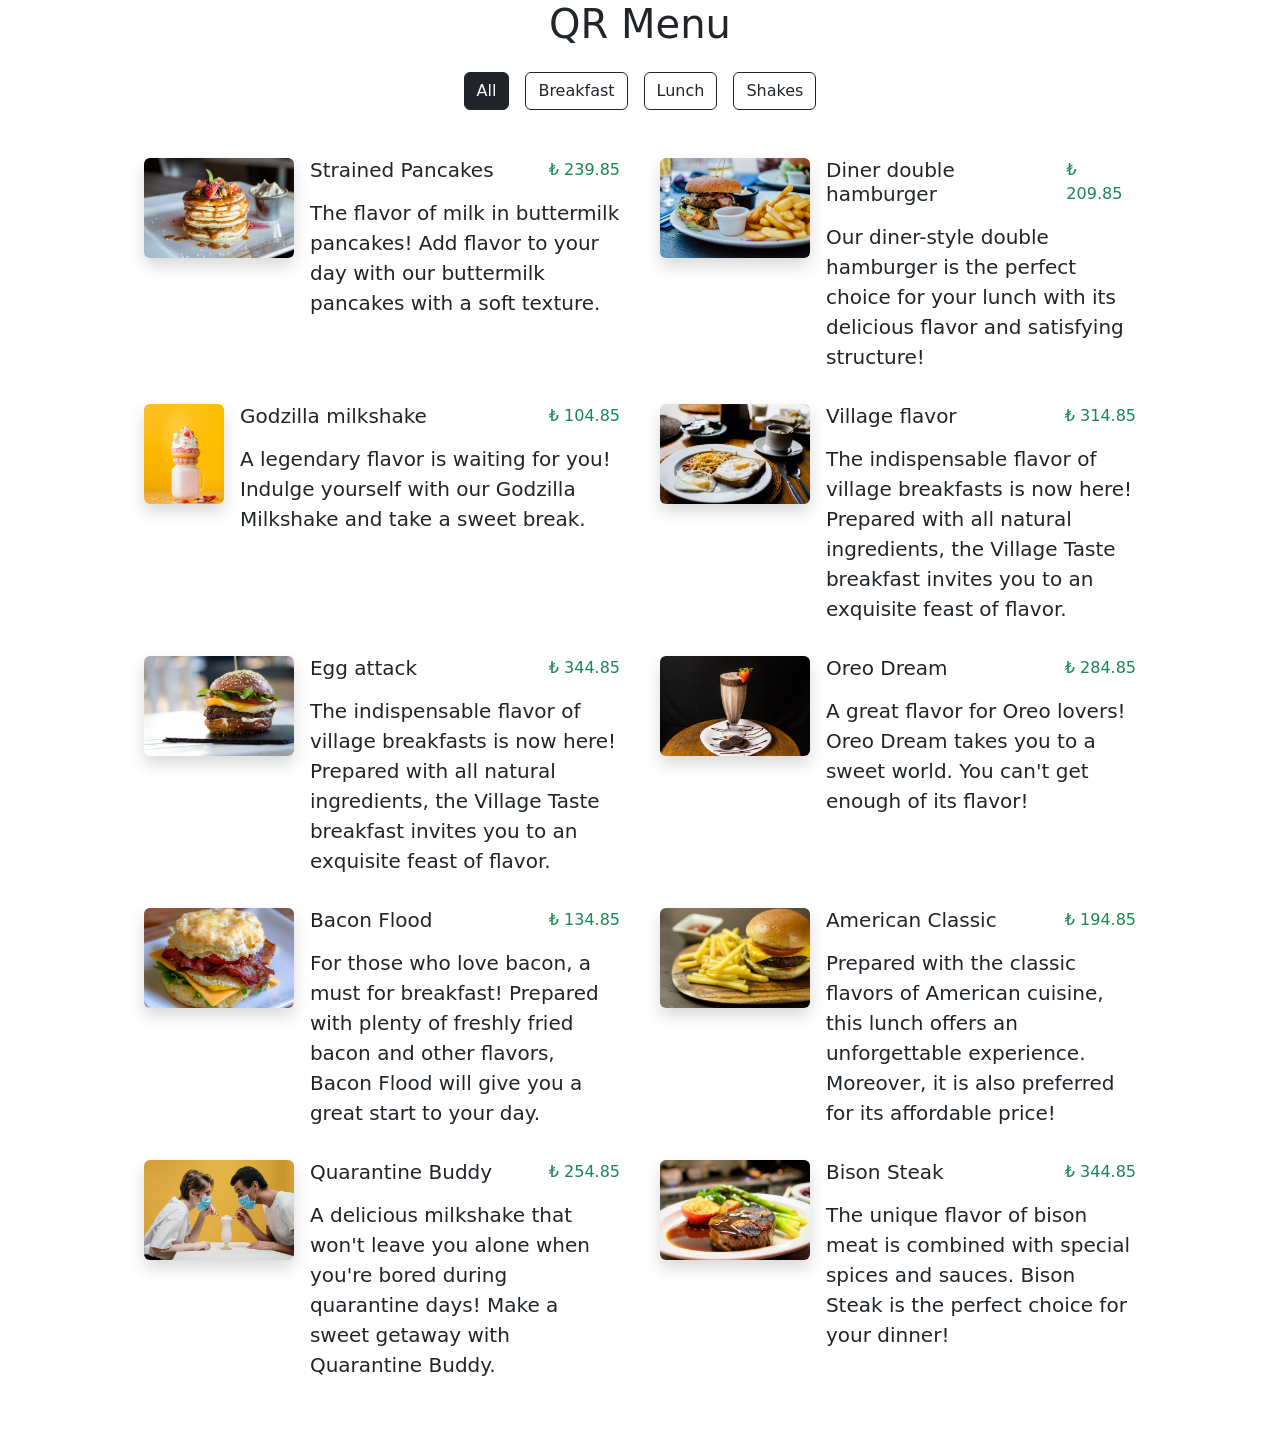
<file: index.html>
<!DOCTYPE html>
<html lang="en">
  <head>
    <meta charset="UTF-8" />
    <meta name="viewport" content="width=device-width, initial-scale=1.0" />
    <title>QR Menu</title>
    <link rel="stylesheet" href="style.css" />
    <link
      rel="stylesheet"
      href="https://cdnjs.cloudflare.com/ajax/libs/bootstrap/5.3.1/css/bootstrap.min.css"
    />
  </head>
  <body>
    <!-- Title -->
    <h1 class="text-center">QR Menu</h1>
    <!-- Buttons -->
    <div
      id="buttons-area"
      class="d-flex justify-content-center gap-3 my-4"
    ></div>

    <!-- Menu Area -->
    <div id="menu-area" class="row justify-content-center gap-3 my-5"></div>
    <script type="module" src="main.js"></script>
  </body>
</html>
</file>
<file: style.css>
#card {
    max-width: 500px;
  }
  
  #card img {
    width: 150px;
    height: 100px;
  }
  
  @media (max-width: 760px) {
    #card {
      max-width: 400px;
    }
    #card img {
      width: 100%;
      height: 240px;
    }
  }
</file>
